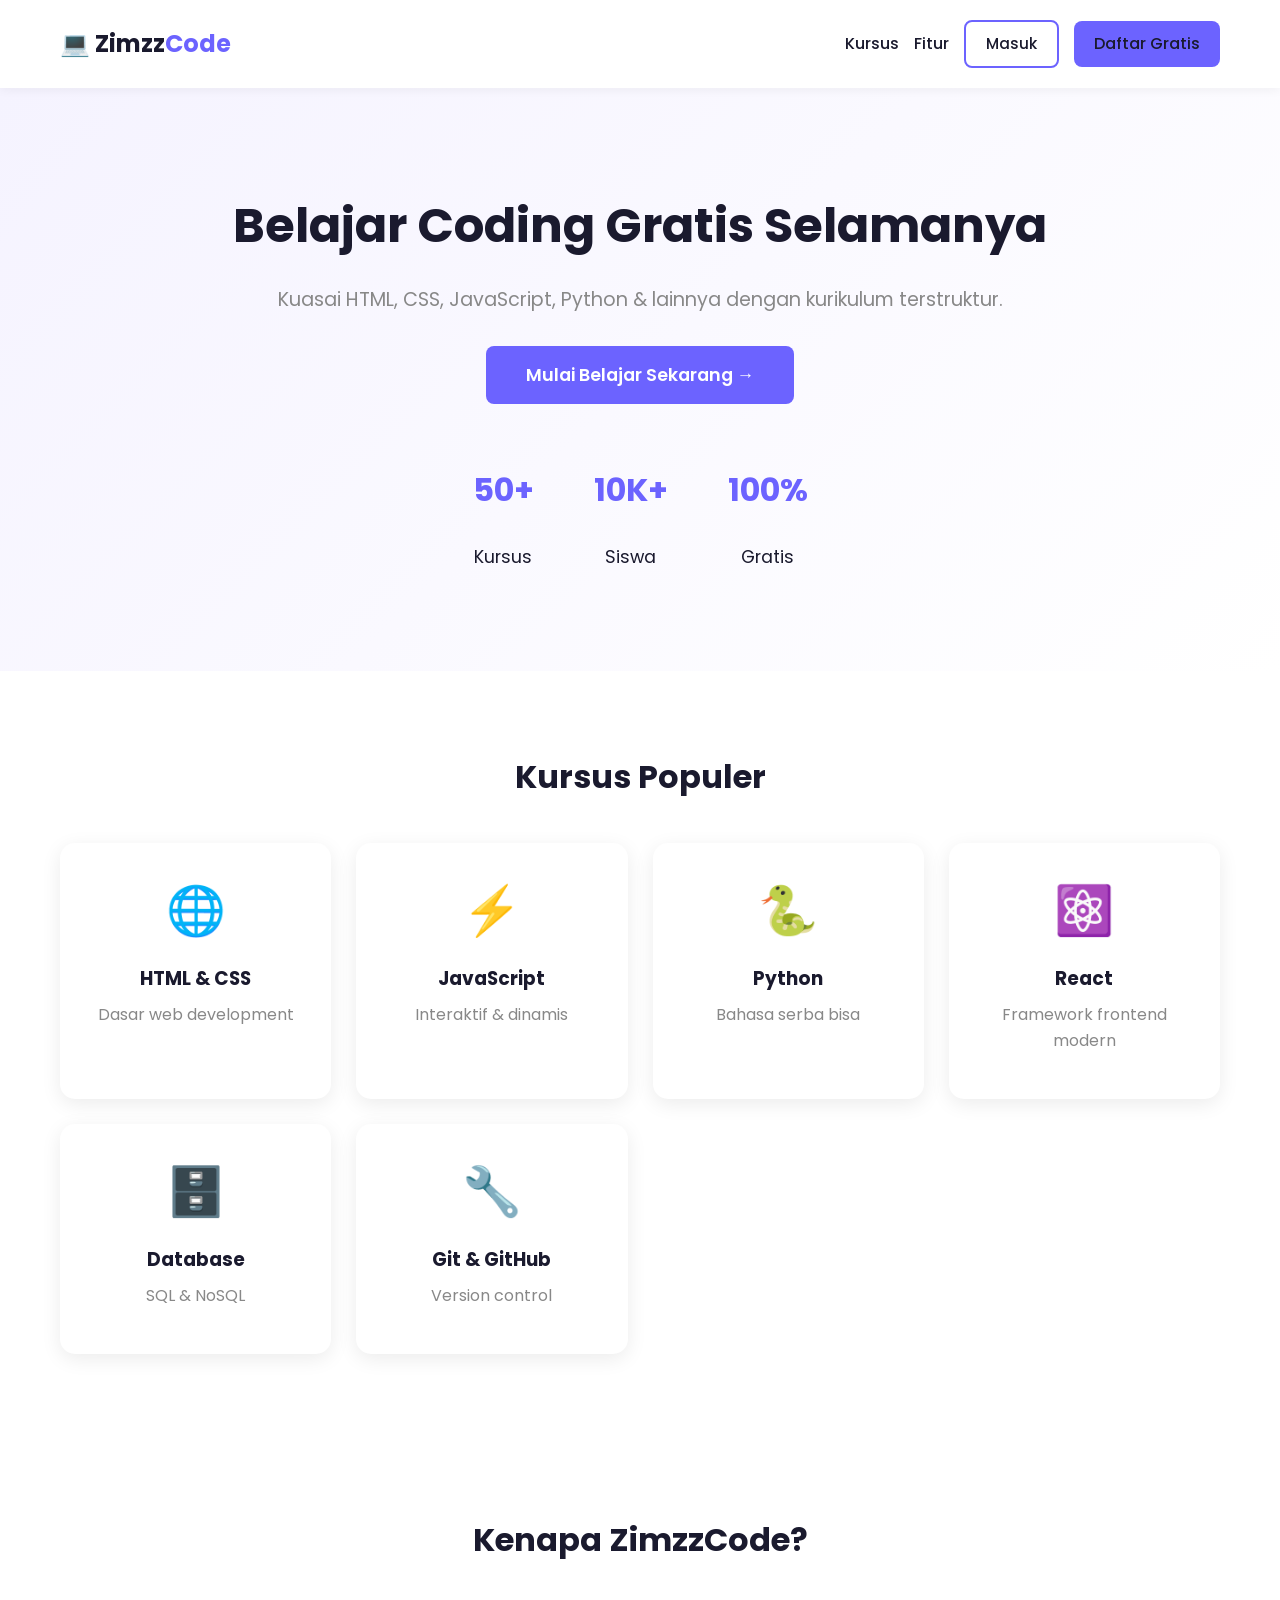
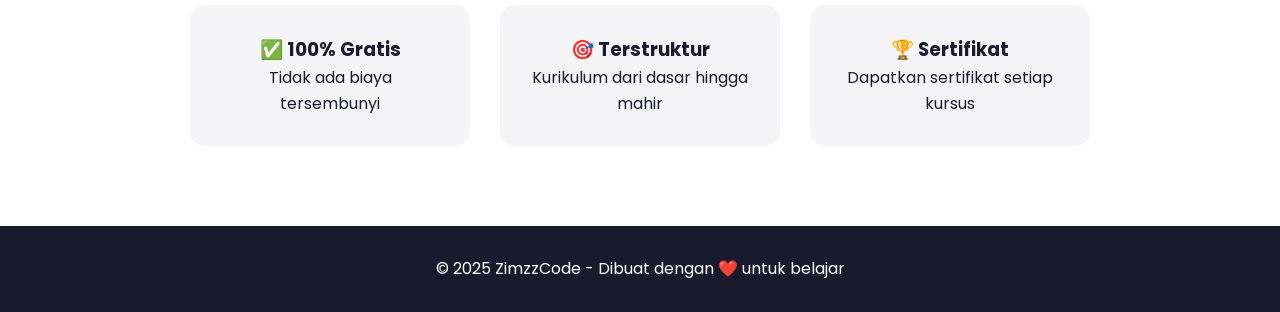
<file: index.html>
<!DOCTYPE html>
<html lang="id">
<head>
  <meta charset="UTF-8">
  <meta name="viewport" content="width=device-width, initial-scale=1.0">
  <title>ZimzzCode - Belajar Coding Gratis</title>
  <link rel="stylesheet" href="css/style.css">
  <link href="https://fonts.googleapis.com/css2?family=Poppins:wght@300;400;600;700&display=swap" rel="stylesheet">
</head>
<body>
  <nav class="navbar">
    <div class="logo">💻 Zimzz<span>Code</span></div>
    <div class="nav-links">
      <a href="#courses">Kursus</a>
      <a href="#features">Fitur</a>
      <a href="login.html" class="btn-login">Masuk</a>
      <a href="login.html#register" class="btn-primary">Daftar Gratis</a>
    </div>
  </nav>

  <header class="hero">
    <h1>Belajar Coding <span class="highlight">Gratis</span> Selamanya</h1>
    <p>Kuasai HTML, CSS, JavaScript, Python & lainnya dengan kurikulum terstruktur.</p>
    <a href="login.html#register" class="btn-primary btn-large">Mulai Belajar Sekarang →</a>
    <div class="stats">
      <div><strong>50+</strong><br>Kursus</div>
      <div><strong>10K+</strong><br>Siswa</div>
      <div><strong>100%</strong><br>Gratis</div>
    </div>
  </header>

  <section id="courses" class="courses">
    <h2>Kursus Populer</h2>
    <div class="course-grid">
      <div class="card"><div class="icon">🌐</div><h3>HTML & CSS</h3><p>Dasar web development</p></div>
      <div class="card"><div class="icon">⚡</div><h3>JavaScript</h3><p>Interaktif & dinamis</p></div>
      <div class="card"><div class="icon">🐍</div><h3>Python</h3><p>Bahasa serba bisa</p></div>
      <div class="card"><div class="icon">⚛️</div><h3>React</h3><p>Framework frontend modern</p></div>
      <div class="card"><div class="icon">🗄️</div><h3>Database</h3><p>SQL & NoSQL</p></div>
      <div class="card"><div class="icon">🔧</div><h3>Git & GitHub</h3><p>Version control</p></div>
    </div>
  </section>

  <section id="features" class="features">
    <h2>Kenapa ZimzzCode?</h2>
    <div class="feature-grid">
      <div class="feature"><h3>✅ 100% Gratis</h3><p>Tidak ada biaya tersembunyi</p></div>
      <div class="feature"><h3>🎯 Terstruktur</h3><p>Kurikulum dari dasar hingga mahir</p></div>
      <div class="feature"><h3>🏆 Sertifikat</h3><p>Dapatkan sertifikat setiap kursus</p></div>
    </div>
  </section>

  <footer>
    <p>© 2025 ZimzzCode - Dibuat dengan ❤️ untuk belajar</p>
  </footer>
</body>
</html>
</file>
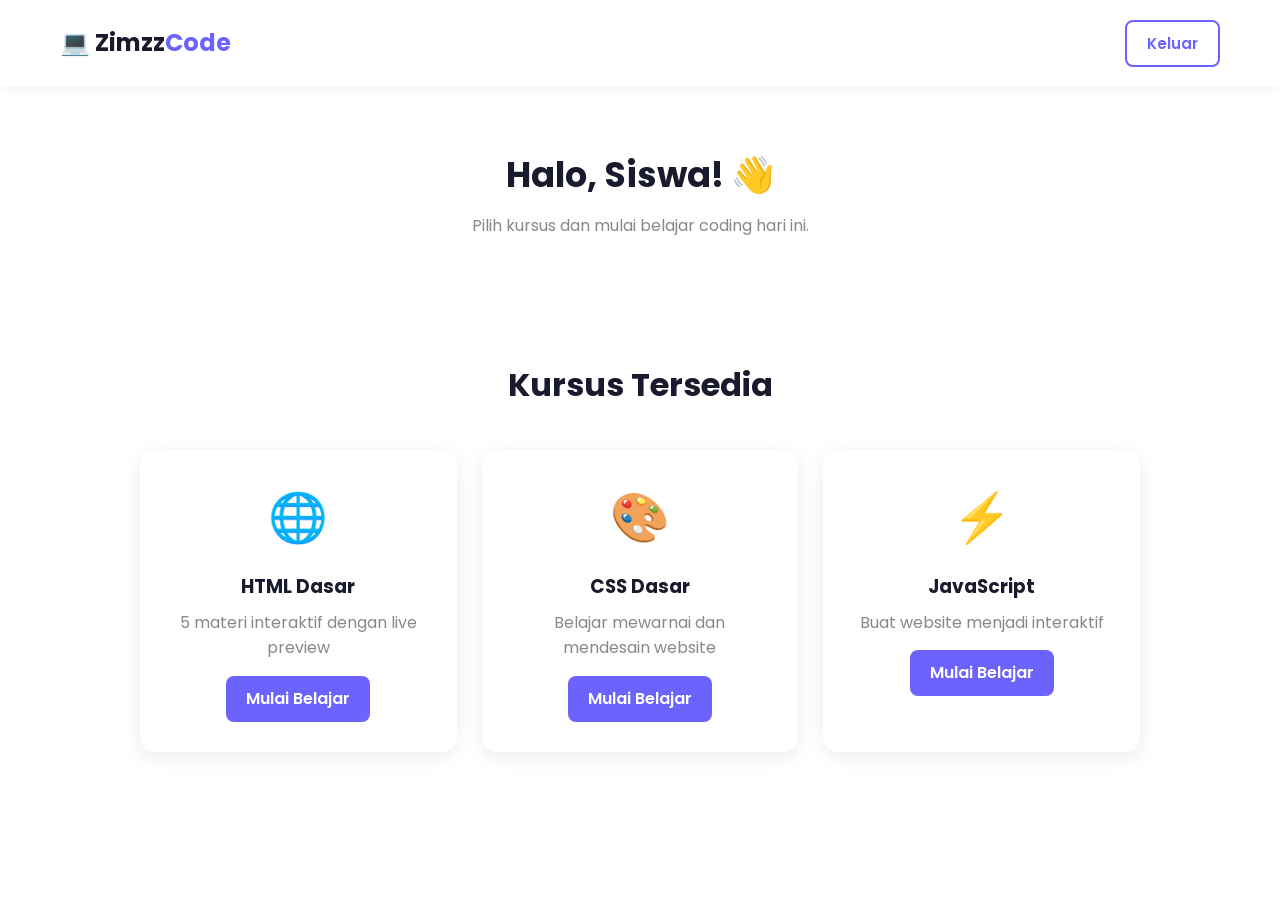
<file: dashboard.html>
<!DOCTYPE html>
<html lang="id">
<head>
  <meta charset="UTF-8">
  <meta name="viewport" content="width=device-width, initial-scale=1.0">
  <title>Dashboard - ZimzzCode</title>
  <link rel="stylesheet" href="css/style.css">
  <link href="https://fonts.googleapis.com/css2?family=Poppins:wght@300;400;600;700&display=swap" rel="stylesheet">
</head>
<body>
  <nav class="navbar">
    <div class="logo">💻 Zimzz<span>Code</span></div>
    <div class="nav-links">
      <span id="userName" class="user-name"></span>
      <button type="button" onclick="logout()" class="btn-login">Keluar</button>
    </div>
  </nav>

  <section class="dashboard">
    <h1>Halo, <span id="welcomeName">Siswa</span>! 👋</h1>
    <p>Pilih kursus dan mulai belajar coding hari ini.</p>

    <div class="courses">
      <h2>Kursus Tersedia</h2>
      <div class="course-grid">
        <div class="card">
          <div class="icon">🌐</div>
          <h3>HTML Dasar</h3>
          <p>5 materi interaktif dengan live preview</p>
          <a href="kursus-html.html" class="btn-primary">Mulai Belajar</a>
        </div>
                <div class="card">
          <div class="icon">🎨</div>
          <h3>CSS Dasar</h3>
          <p>Belajar mewarnai dan mendesain website</p>
          <a href="kursus-css.html" class="btn-primary">Mulai Belajar</a>
        </div>
        <div class="card">
          <div class="icon">⚡</div>
          <h3>JavaScript</h3>
          <p>Buat website menjadi interaktif</p>
          <a href="kursus-js.html" class="btn-primary">Mulai Belajar</a>
        </div>
</file>
<file: css/style.css>
/* ============================================
   BASE & NAVBAR
   ============================================ */
* { margin: 0; padding: 0; box-sizing: border-box; font-family: 'Poppins', sans-serif; }
:root {
  --primary: #6C63FF; --primary-dark: #5348E0; --dark: #1a1a2e;
  --light: #f5f5f7; --gray: #888; --danger: #e74c3c; --success: #2ecc71;
}
body { background: #fff; color: var(--dark); line-height: 1.6; }
.navbar {
  display: flex; justify-content: space-between; align-items: center;
  padding: 20px 60px; background: #fff; box-shadow: 0 2px 10px rgba(0,0,0,0.05);
  position: sticky; top: 0; z-index: 100; flex-wrap: wrap; gap: 10px;
}
.logo { font-size: 1.5rem; font-weight: 700; }
.logo span { color: var(--primary); }
.nav-links { display: flex; gap: 15px; align-items: center; flex-wrap: wrap; }
.nav-links a { text-decoration: none; color: var(--dark); font-weight: 500; }
.btn-login {
  padding: 10px 20px; border-radius: 8px; background: transparent;
  border: 2px solid var(--primary); color: var(--primary);
  cursor: pointer; font-weight: 600; font-family: 'Poppins', sans-serif; font-size: 0.95rem;
}
.btn-login:hover { background: var(--primary); color: #fff; }
.btn-primary {
  background: var(--primary); color: #fff; padding: 10px 20px;
  border-radius: 8px; text-decoration: none; font-weight: 600;
  border: none; cursor: pointer; transition: 0.3s;
  display: inline-block; font-family: 'Poppins', sans-serif; text-align: center;
}
.btn-primary:hover { background: var(--primary-dark); transform: translateY(-2px); }
.btn-large { padding: 15px 40px; font-size: 1.1rem; }
.user-name { font-weight: 600; color: var(--primary); }

/* DASHBOARD */
.dashboard { padding: 60px 40px; max-width: 1200px; margin: 0 auto; }
.dashboard h1 { text-align: center; font-size: 2.2rem; margin-bottom: 10px; }
.dashboard > p { text-align: center; color: var(--gray); margin-bottom: 40px; }
.course-grid { display: grid; grid-template-columns: repeat(auto-fit, minmax(250px, 1fr)); gap: 25px; }
.card {
  background: #fff; padding: 30px; border-radius: 15px; text-align: center;
  box-shadow: 0 5px 20px rgba(0,0,0,0.08); transition: 0.3s;
}
.card:hover { transform: translateY(-8px); box-shadow: 0 15px 30px rgba(108,99,255,0.2); }
.card .icon { font-size: 3rem; margin-bottom: 15px; }
.card h3 { margin-bottom: 8px; }
.card p { color: var(--gray); margin-bottom: 15px; }
.btn-disabled { display: inline-block; background: #ccc; color: #fff; padding: 10px 20px; border-radius: 8px; font-weight: 600; }

/* ============================================
   AUTH PAGE (LOGIN / REGISTER)
   ============================================ */
.auth-body { background: linear-gradient(135deg, var(--primary) 0%, var(--primary-dark) 100%); min-height: 100vh; display: flex; align-items: center; justify-content: center; padding: 20px; }
.auth-container { width: 100%; max-width: 450px; position: relative; }
.back-home { position: absolute; top: -40px; left: 0; color: #fff; text-decoration: none; font-weight: 500; z-index: 10; }
.auth-box { background: #fff; padding: 40px; border-radius: 20px; box-shadow: 0 20px 60px rgba(0,0,0,0.3); position: relative; z-index: 1; }
.auth-logo { text-align: center; margin-bottom: 25px; font-size: 1.8rem; }
.tabs { display: flex; gap: 5px; background: var(--light); padding: 5px; border-radius: 10px; margin-bottom: 30px; }
.tab { flex: 1; padding: 12px; border: none; background: transparent; cursor: pointer; border-radius: 8px; font-weight: 600; color: var(--gray); font-family: 'Poppins', sans-serif; transition: 0.3s; }
.tab.active { background: #fff; color: var(--primary); box-shadow: 0 2px 8px rgba(0,0,0,0.1); }
.auth-form h2 { text-align: center; margin-bottom: 25px; font-size: 1.4rem; }
.auth-form input { width: 100%; padding: 14px; margin-bottom: 15px; border: 2px solid #e0e0e0; border-radius: 10px; font-size: 1rem; font-family: 'Poppins', sans-serif; }
.auth-form input:focus { outline: none; border-color: var(--primary); }
.btn-block { width: 100%; padding: 14px; font-size: 1rem; margin-bottom: 20px; }
.divider { text-align: center; color: var(--gray); margin: 20px 0; position: relative; font-size: 0.9rem; }
.divider::before, .divider::after { content: ''; position: absolute; top: 50%; width: 30%; height: 1px; background: #e0e0e0; }
.divider::before { left: 0; } .divider::after { right: 0; }
.oauth-buttons { display: flex; gap: 10px; margin-top: 5px; }
.oauth-btn { flex: 1; padding: 12px 15px; border: 2px solid #e0e0e0; background: #fff; border-radius: 10px; cursor: pointer; font-weight: 600; font-size: 0.95rem; font-family: 'Poppins', sans-serif; display: flex; align-items: center; justify-content: center; gap: 8px; height: 48px; }
.oauth-btn:hover { background: var(--light); }
.oauth-btn svg { width: 18px !important; height: 18px !important; flex-shrink: 0; }
.oauth-btn.github { background: #24292e; color: #fff; border-color: #24292e; }
.oauth-btn.github:hover { background: #000; }
.auth-message { text-align: center; margin-top: 15px; padding: 10px; border-radius: 8px; font-size: 0.9rem; }
.auth-message:empty { display: none; }
.auth-message.error { background: #fee; color: var(--danger); }
.auth-message.success { background: #efe; color: var(--success); }
.hidden { display: none !important; }

/* ============================================
   KURSUS PAGE (MATERI HTML)
   ============================================ */
.lesson-layout { display: grid; grid-template-columns: 300px 1fr; gap: 20px; max-width: 1400px; margin: 20px auto; padding: 0 20px; }
.lesson-sidebar { background: #fff; border-radius: 15px; padding: 20px; box-shadow: 0 5px 20px rgba(0,0,0,0.08); height: fit-content; position: sticky; top: 90px; }
.sidebar-header { display: flex; justify-content: space-between; align-items: center; margin-bottom: 15px; flex-wrap: wrap; gap: 8px; }
.lang-select { padding: 6px; border: 2px solid #e0e0e0; border-radius: 8px; font-family: 'Poppins', sans-serif; font-size: 0.8rem; outline: none; }
#lessonList { list-style: none; }
.lesson-item { padding: 12px; margin-bottom: 8px; border-radius: 8px; cursor: pointer; display: flex; gap: 8px; font-size: 0.9rem; }
.lesson-item:hover { background: var(--light); }
.lesson-item.active { background: var(--primary); color: #fff; }
.lesson-item.completed { background: #e8f8e8; }
.lesson-item.completed.active { background: var(--success); color: #fff; }
.progress-box { margin-top: 20px; padding-top: 20px; border-top: 2px solid var(--light); }
.progress-bar-small { background: #e0e0e0; height: 10px; border-radius: 50px; margin-top: 8px; overflow: hidden; }
.progress-fill-small { background: linear-gradient(90deg, var(--primary), #a29bfe); height: 100%; transition: width 0.5s; }

.lesson-content { background: #fff; border-radius: 15px; padding: 35px; box-shadow: 0 5px 20px rgba(0,0,0,0.08); }
.lesson-header { display: flex; justify-content: space-between; align-items: center; margin-bottom: 25px; flex-wrap: wrap; gap: 10px; }
.badge-done { padding: 6px 14px; border-radius: 20px; font-size: 0.85rem; font-weight: 600; background: #e8f8e8; color: var(--success); }
.badge-todo { padding: 6px 14px; border-radius: 20px; font-size: 0.85rem; font-weight: 600; background: #fff4e5; color: #e67e22; }
.lesson-text { line-height: 1.8; font-size: 1rem; margin-bottom: 25px; }
.lesson-text h2 { margin: 20px 0 12px; font-size: 1.3rem; text-align: left; }
.lesson-text pre { background: #2d2d2d; color: #f8f8f2; padding: 18px; border-radius: 10px; overflow-x: auto; margin: 15px 0; font-family: monospace; }
.lesson-text code { background: #f0f0f0; padding: 2px 6px; border-radius: 4px; font-family: monospace; color: var(--danger); }
.lesson-text pre code { background: none; color: inherit; padding: 0; }
.tip-box { background: #e7f3ff; border-left: 4px solid #3498db; padding: 15px; border-radius: 8px; margin: 15px 0; }

/* Playground (Editor & Preview) */
.playground { display: grid; grid-template-columns: 1fr 1fr; gap: 15px; margin: 15px 0; }
.playground-header { grid-column: 1 / -1; display: flex; justify-content: space-between; align-items: center; }
.playground-buttons { display: flex; gap: 8px; }
.btn-sm { padding: 6px 14px; border-radius: 6px; border: none; cursor: pointer; font-weight: 600; font-size: 0.85rem; font-family: 'Poppins', sans-serif; }
.btn-run { background: var(--primary); color: #fff; }
.btn-reset { background: #e0e0e0; color: #333; }
.editor-wrapper, .preview-wrapper { display: flex; flex-direction: column; }
.editor-label, .preview-label { background: var(--light); padding: 8px 15px; font-size: 0.85rem; font-weight: 600; color: var(--gray); border-radius: 10px 10px 0 0; border: 2px solid #e0e0e0; border-bottom: none; }
.code-input { width: 100%; height: 250px; padding: 15px; border: 2px solid #e0e0e0; border-radius: 0 0 10px 10px; font-family: monospace; background: #2d2d2d; color: #fff; resize: vertical; }
.preview-frame { width: 100%; height: 250px; border: 2px solid #e0e0e0; border-radius: 0 0 10px 10px; background: #fff; }
.btn-success { background: var(--success); color: #fff; padding: 12px 24px; border-radius: 8px; border: none; cursor: pointer; font-weight: 600; font-family: 'Poppins', sans-serif; }
.btn-success:disabled { opacity: 0.5; cursor: not-allowed; }

/* Mode Buttons */
.mode-buttons { display: flex; gap: 6px; }
.mode-btn { padding: 8px 12px; border-radius: 8px; border: 2px solid #e0e0e0; background: #fff; cursor: pointer; font-size: 1rem; }

/* Mode Kuis */
.quiz-container { background: #f9f9ff; border: 2px solid var(--primary); border-radius: 12px; padding: 20px; margin: 20px 0; }
.quiz-header { display: flex; justify-content: space-between; margin-bottom: 15px; }
.quiz-score { background: var(--primary); color: #fff; padding: 4px 12px; border-radius: 20px; font-size: 0.85rem; font-weight: 600; }
.quiz-question p { font-weight: 600; margin-bottom: 10px; }
.quiz-option { display: block; width: 100%; padding: 12px; margin-bottom: 8px; background: #fff; border: 2px solid #e0e0e0; border-radius: 8px; cursor: pointer; text-align: left; font-family: 'Poppins', sans-serif; }
.quiz-option.correct { background: #d4edda; border-color: var(--success); }
.quiz-option.wrong { background: #f8d7da; border-color: var(--danger); }
.quiz-feedback { margin-top: 10px; padding: 10px; border-radius: 8px; display: none; }
.quiz-feedback.show { display: block; }
.quiz-feedback.correct { background: #d4edda; color: #155724; }
.quiz-feedback.wrong { background: #f8d7da; color: #721c24; }

/* ============================================
   MODE GELAP & FOKUS
   ============================================ */
body.dark-mode { background: #121212; color: #e0e0e0; }
body.dark-mode .lesson-sidebar, body.dark-mode .lesson-content, body.dark-mode .navbar { background: #1e1e1e; }
body.dark-mode .lesson-text h2, body.dark-mode .navbar a, body.dark-mode .logo { color: #fff; }
body.dark-mode .lesson-text code { background: #333; color: #ff7675; }
body.dark-mode .tip-box { background: #1a2a3a; color: #b0d4f1; }
body.dark-mode .btn-reset, body.dark-mode .mode-btn, body.dark-mode .quiz-option { background: #2a2a2a; color: #fff; border-color: #333; }
body.dark-mode .quiz-container { background: #1a1a2e; }
body.dark-mode .lang-select { background: #2a2a2a; color: #fff; }

body.focus-mode .lesson-sidebar, body.focus-mode .navbar, body.focus-mode .lesson-header, body.focus-mode .lesson-text, body.focus-mode .lesson-actions, body.focus-mode .quiz-container { display: none !important; }
body.focus-mode .lesson-layout { grid-template-columns: 1fr; max-width: 100%; padding: 10px; margin: 0; }
body.focus-mode .playground { height: calc(100vh - 80px); }
body.focus-mode .code-input, body.focus-mode .preview-frame { height: calc(100vh - 130px); }
.focus-exit-btn { position: fixed; top: 15px; right: 15px; z-index: 9999; padding: 10px 20px; background: var(--danger); color: #fff; border: none; border-radius: 8px; cursor: pointer; font-weight: 600; }

@media (max-width: 900px) {
  .lesson-layout, .playground { grid-template-columns: 1fr; }
  .lesson-sidebar { position: static; }
  .navbar { padding: 15px 20px; }
}
/* ============================================
   PERBAIKAN HALAMAN UTAMA (INDEX)
   ============================================ */
.hero { 
  text-align: center; 
  padding: 100px 20px; 
  background: linear-gradient(135deg, #f5f3ff 0%, #fff 100%); 
}
.hero h1 { 
  font-size: 3rem; 
  margin-bottom: 20px; 
}
.hero p { 
  font-size: 1.2rem; 
  color: var(--gray); 
  margin-bottom: 30px; 
}
.stats { 
  display: flex; 
  justify-content: center; 
  gap: 60px; 
  margin-top: 60px; 
}
.stats div { 
  font-size: 1.1rem; 
}
.stats strong { 
  font-size: 2rem; 
  color: var(--primary); 
  display: block; 
}
.courses, .features { 
  padding: 80px 60px; 
}
.courses h2, .features h2 { 
  text-align: center; 
  margin-bottom: 40px; 
  font-size: 2rem; 
}
.feature-grid { 
  display: grid; 
  grid-template-columns: repeat(auto-fit, minmax(250px, 1fr)); 
  gap: 30px; 
  max-width: 900px; 
  margin: 0 auto; 
}
.feature { 
  text-align: center; 
  padding: 30px; 
  background: var(--light); 
  border-radius: 15px; 
}
footer { 
  text-align: center; 
  padding: 30px; 
  background: var(--dark); 
  color: #fff; 
}

@media (max-width: 768px) {
  .hero h1 { font-size: 2rem; }
  .stats { gap: 30px; }
  .courses, .features { padding: 40px 20px; }
}
</file>
